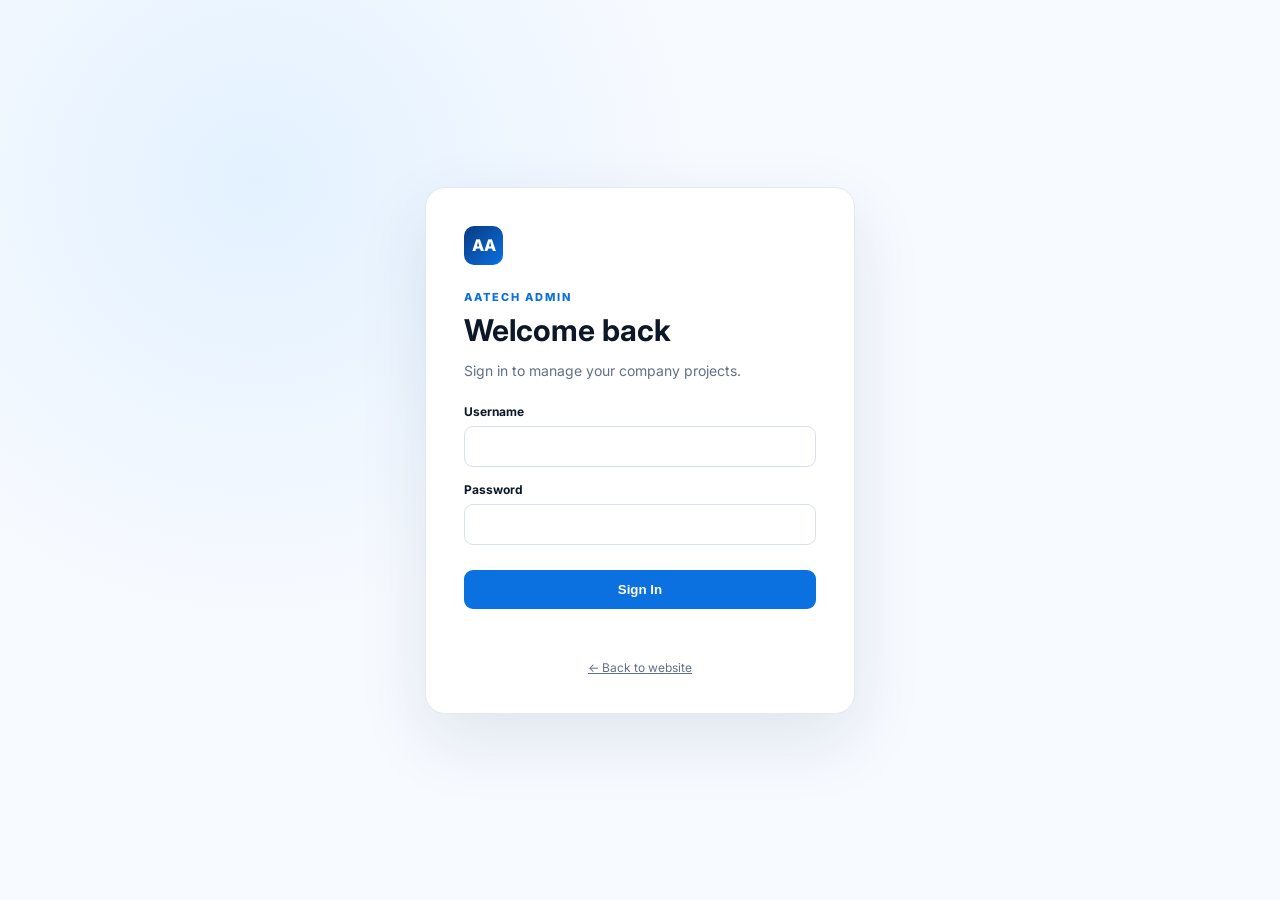
<file: admin.html>
<!DOCTYPE html>
<html lang="en">
<head><meta charset="UTF-8"><meta name="viewport" content="width=device-width,initial-scale=1.0"><title>AATECH Admin Dashboard</title><link rel="stylesheet" href="admin.css"></head>
<body>
<div id="loginScreen" class="login-screen"><div class="login-box"><div class="brand-mark">AA</div><div class="eyebrow">AATECH ADMIN</div><h1>Welcome back</h1><p>Sign in to manage your company projects.</p><form id="loginForm"><label>Username<input id="username" required autocomplete="username"></label><label>Password<input id="password" type="password" required autocomplete="current-password"></label><button class="btn" type="submit">Sign In</button><div id="loginError" class="error"></div></form><a href="index.html" class="back">← Back to website</a></div></div>
<div id="dashboard" class="dashboard hidden"><header><div class="container topbar"><a href="index.html" class="brand"><span class="brand-mark">AA</span><span>AATECH <small>ADMIN</small></span></a><div><a class="view" href="index.html">View Site</a><button id="logoutBtn" class="logout">Logout</button></div></div></header>
<main class="container main"><div class="dash-title"><div><div class="eyebrow">CONTENT MANAGEMENT</div><h1>Projects Dashboard</h1><p>Add your latest company work and it will appear on the website.</p></div><button id="newBtn" class="btn">+ New Project</button></div>
<section class="panel">
      <div class="panel-heading"><h2>Project Requests</h2><span class="small-note">Requests submitted from the website</span></div>
      <div id="requestsList"></div>
      <div id="noRequests" class="no-projects hidden">No project requests yet.</div>
    </section>
    <section class="panel projects-panel">
      <div class="panel-heading"><h2>Published Projects</h2></div>
      <div id="projectsList"></div>
      <div id="noProjects" class="no-projects hidden">No projects yet. Add your first completed project.</div>
    </section></main></div>
<div id="modal" class="modal hidden"><div class="modal-card"><div class="modal-head"><h2 id="modalTitle">Add Project</h2><button id="closeModal">×</button></div><form id="projectForm"><input id="editId" type="hidden"><label>Project title<input id="title" required maxlength="80" placeholder="e.g. CCTV Installation – Charanchi Clinic"></label><label>Category<select id="category"><option>CCTV & Security</option><option>Networking</option><option>Computer & IT</option><option>Solar & Inverter</option><option>Drone Technology</option><option>Technical Support</option></select></label><label>Location<input id="location" maxlength="100" placeholder="e.g. Charanchi, Katsina"></label><label>Project date<input id="date" type="date"></label><label>Description<textarea id="description" rows="4" maxlength="500" placeholder="Describe the work completed..."></textarea></label><label>Project image<input id="image" type="file" accept="image/*"><small>Images are stored in this browser. For very large images, use a compressed photo.</small></label><div class="form-actions"><button type="button" id="cancelBtn" class="cancel">Cancel</button><button class="btn" type="submit">Save Project</button></div></form></div></div>
<script src="admin.js"></script></body></html>
</file>
<file: admin.css>
@import url('https://fonts.googleapis.com/css2?family=Inter:wght@400;500;600;700;800&display=swap');:root{--ink:#0c1728;--muted:#607086;--line:#e3e9f0;--soft:#f5f8fb;--blue:#0b70e0;--danger:#c62828}*{box-sizing:border-box}body{margin:0;font-family:Inter,Arial;color:var(--ink);background:var(--soft)}.container{width:min(1080px,92%);margin:auto}.hidden{display:none!important}.brand{display:flex;gap:10px;align-items:center;font-weight:800}.brand small{display:block;font-size:8px;letter-spacing:1.5px;color:var(--muted)}.brand-mark{width:39px;height:39px;border-radius:10px;display:grid;place-items:center;color:white;background:linear-gradient(135deg,#073b82,#0b70e0);font-weight:800}.eyebrow{font-size:11px;letter-spacing:2px;font-weight:800;color:var(--blue);margin-bottom:8px}.login-screen{min-height:100vh;display:grid;place-items:center;padding:20px;background:radial-gradient(circle at 20% 20%,#e3f1ff,transparent 35%),#f7faff}.login-box{width:min(430px,100%);background:#fff;border:1px solid var(--line);border-radius:20px;padding:38px;box-shadow:0 25px 70px rgba(20,50,90,.1)}.login-box>.brand-mark{margin-bottom:25px}.login-box h1{font-size:30px;margin:0 0 8px}.login-box p{color:var(--muted);font-size:14px}.login-box form{margin-top:25px}.login-box label,.modal-card label{display:block;font-size:12px;font-weight:700;margin:15px 0}.login-box input,.modal-card input,.modal-card textarea,.modal-card select{width:100%;padding:12px 13px;margin-top:7px;border:1px solid #d8e0e9;border-radius:9px;font:inherit;outline:none}.login-box input:focus,.modal-card input:focus,.modal-card textarea:focus,.modal-card select:focus{border-color:var(--blue)}.btn{border:0;background:var(--blue);color:#fff;padding:12px 18px;border-radius:9px;font-weight:700;cursor:pointer}.login-box .btn{width:100%;margin-top:10px}.error{color:var(--danger);font-size:12px;margin-top:10px;min-height:16px}.back{display:block;text-align:center;margin-top:25px;color:var(--muted);font-size:12px}header{background:#fff;border-bottom:1px solid var(--line)}.topbar{height:72px;display:flex;align-items:center;justify-content:space-between}.view{font-size:12px;font-weight:700;margin-right:15px}.logout{border:1px solid var(--line);background:#fff;border-radius:8px;padding:9px 13px;font-weight:600;cursor:pointer}.main{padding:55px 0}.dash-title{display:flex;justify-content:space-between;align-items:end;gap:25px;margin-bottom:30px}.dash-title h1{font-size:38px;margin:0 0 8px}.dash-title p{color:var(--muted);margin:0}.panel{background:#fff;border:1px solid var(--line);border-radius:16px;padding:10px}.project-row{display:flex;align-items:center;gap:18px;padding:15px;border-bottom:1px solid var(--line)}.project-row:last-child{border:0}.thumb{width:76px;height:62px;border-radius:9px;background:#edf3f8;display:grid;place-items:center;overflow:hidden;flex:none;color:#91a6ba;font-weight:800}.thumb img{width:100%;height:100%;object-fit:cover}.project-info{flex:1;min-width:0}.project-info h3{font-size:15px;margin:0 0 3px}.project-info p{font-size:11px;color:var(--muted);margin:0;white-space:nowrap;overflow:hidden;text-overflow:ellipsis}.actions{display:flex;gap:7px}.actions button{border:1px solid var(--line);background:#fff;border-radius:7px;padding:7px 10px;font-size:11px;font-weight:700;cursor:pointer}.actions .delete{color:var(--danger)}.no-projects{text-align:center;padding:50px;color:var(--muted)}.modal{position:fixed;inset:0;background:rgba(5,20,40,.55);display:grid;place-items:center;padding:20px;z-index:10}.modal-card{width:min(600px,100%);max-height:90vh;overflow:auto;background:#fff;border-radius:18px;padding:28px}.modal-head{display:flex;justify-content:space-between;align-items:center}.modal-head h2{margin:0;font-size:24px}.modal-head button{border:0;background:none;font-size:30px;cursor:pointer}.modal-card small{display:block;color:var(--muted);font-weight:400;margin-top:5px}.form-actions{display:flex;justify-content:flex-end;gap:10px;margin-top:25px}.cancel{border:1px solid var(--line);background:#fff;border-radius:9px;padding:12px 18px;font-weight:700;cursor:pointer}@media(max-width:600px){.dash-title{display:block}.dash-title .btn{margin-top:20px}.project-row{align-items:flex-start}.actions{flex-direction:column}.topbar .view{display:none}.login-box{padding:28px}}

.panel-heading{display:flex;justify-content:space-between;align-items:center;padding:10px 15px 5px}.panel-heading h2{font-size:18px;margin:0}.small-note{font-size:11px;color:var(--muted)}.projects-panel{margin-top:20px}.request-row{border-bottom:1px solid var(--line);padding:18px 15px}.request-row:last-child{border:0}.request-top{display:flex;justify-content:space-between;gap:15px}.request-top h3{font-size:15px;margin:0 0 4px}.request-meta{font-size:11px;color:var(--muted);line-height:1.7}.request-details{margin-top:10px;background:var(--soft);padding:12px;border-radius:8px;font-size:12px;color:#44566d;white-space:pre-wrap}.request-actions{display:flex;gap:7px;margin-top:10px}.request-actions button{border:1px solid var(--line);background:#fff;border-radius:7px;padding:7px 10px;font-size:11px;font-weight:700;cursor:pointer}.request-actions .danger{color:var(--danger)}@media(max-width:600px){.panel-heading{display:block}.small-note{display:block;margin-top:5px}.request-top{display:block}}
</file>
